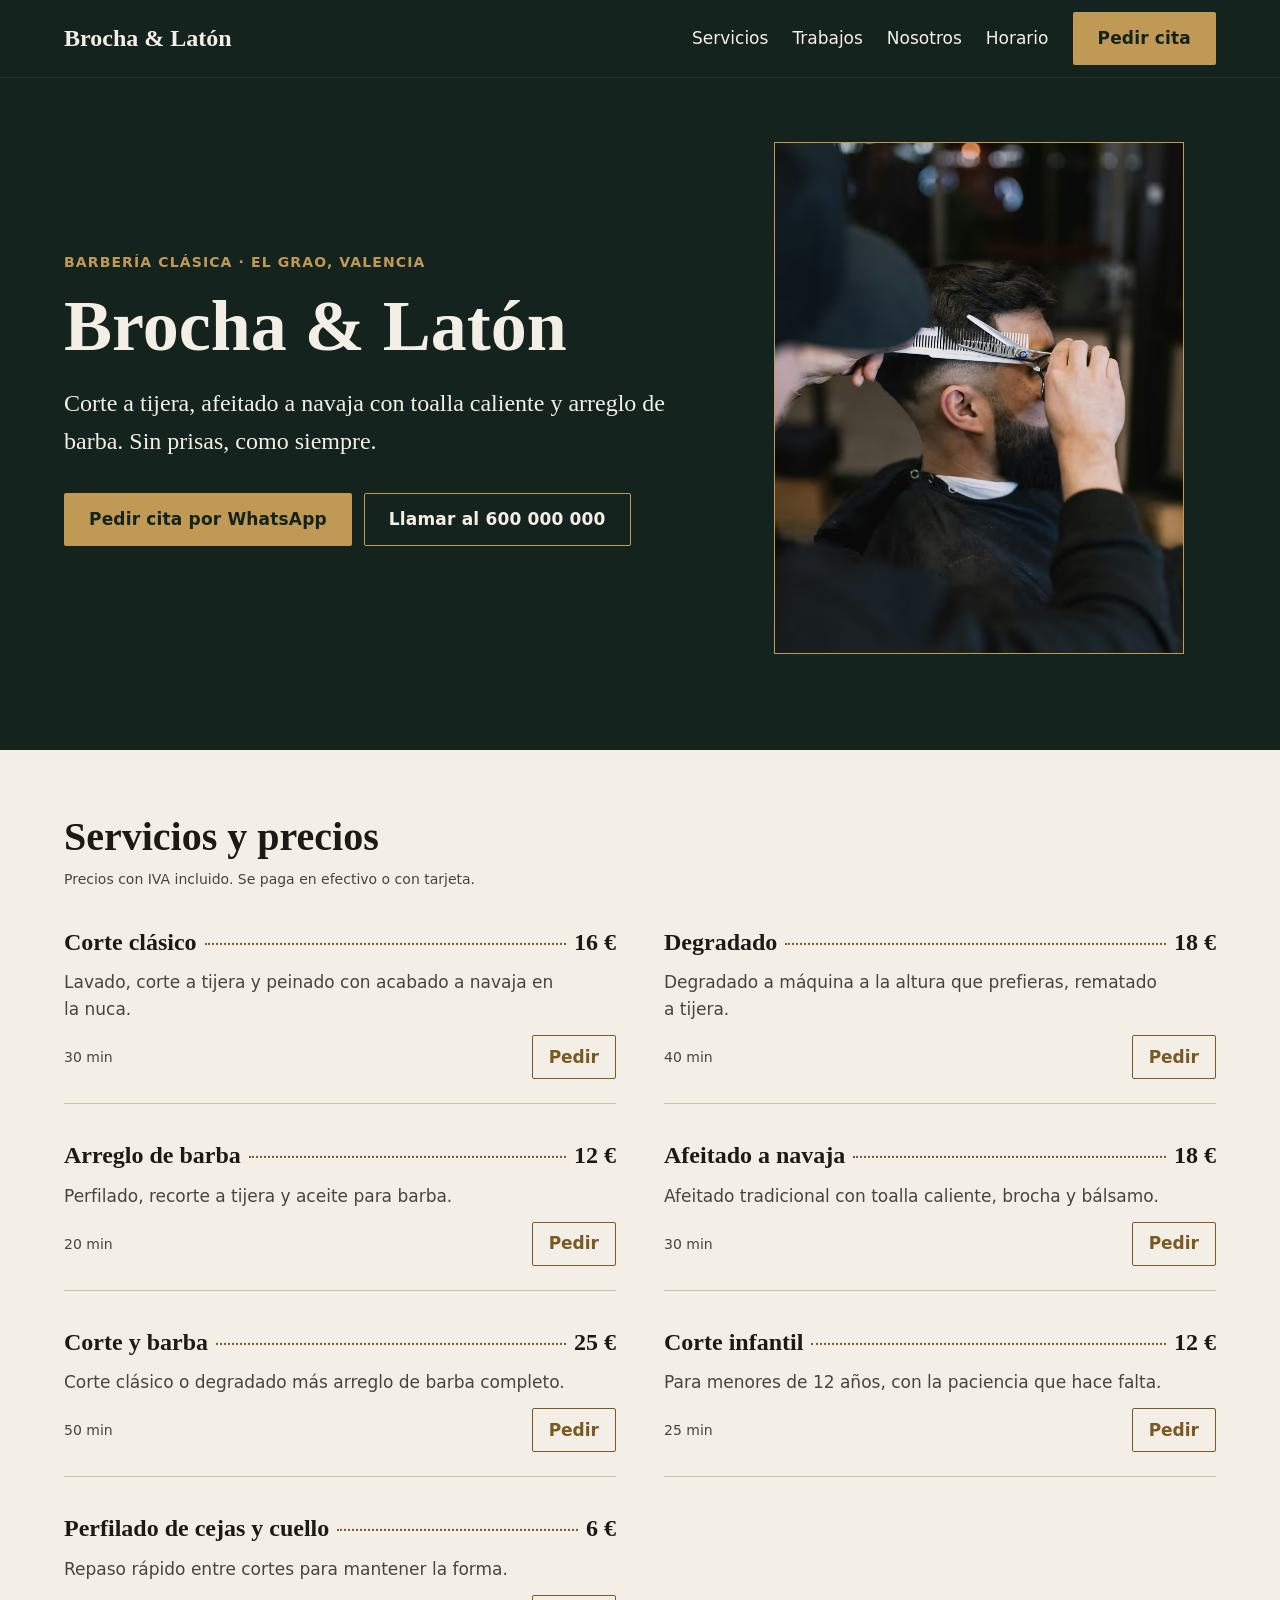
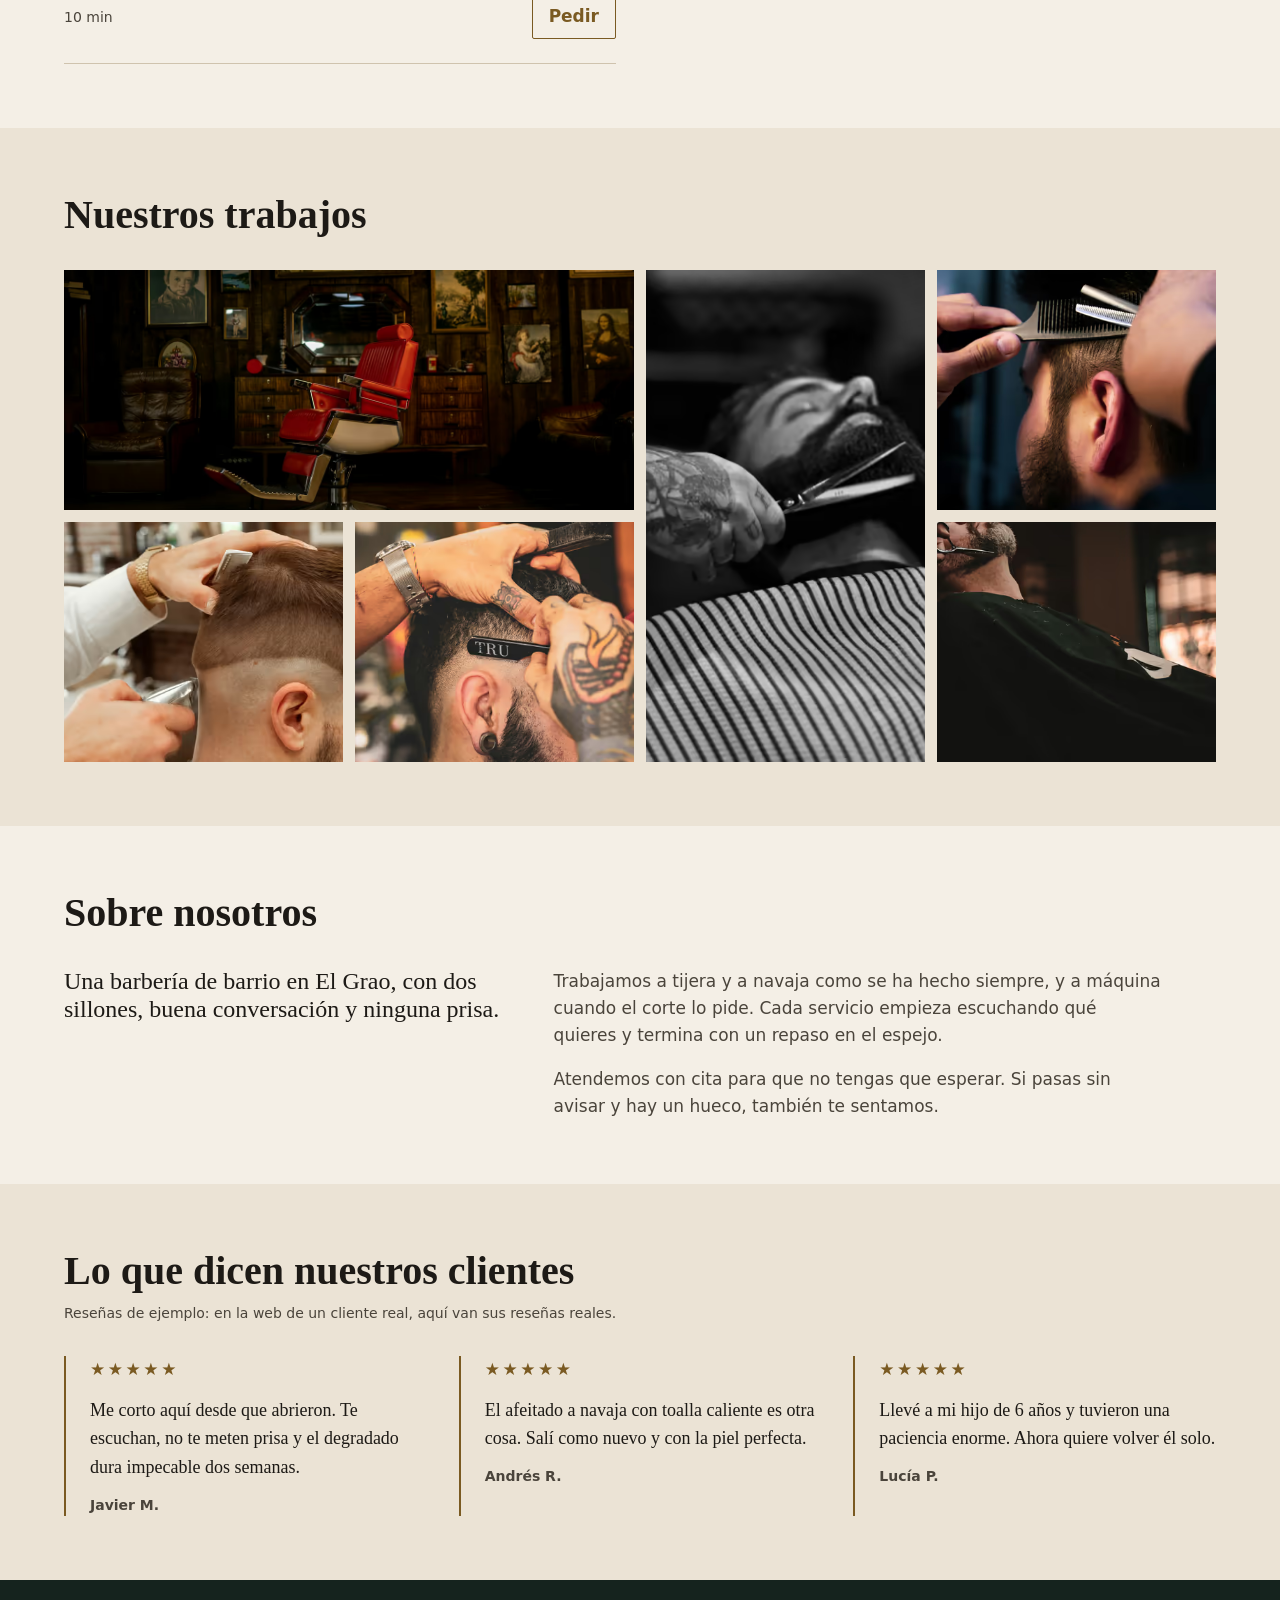
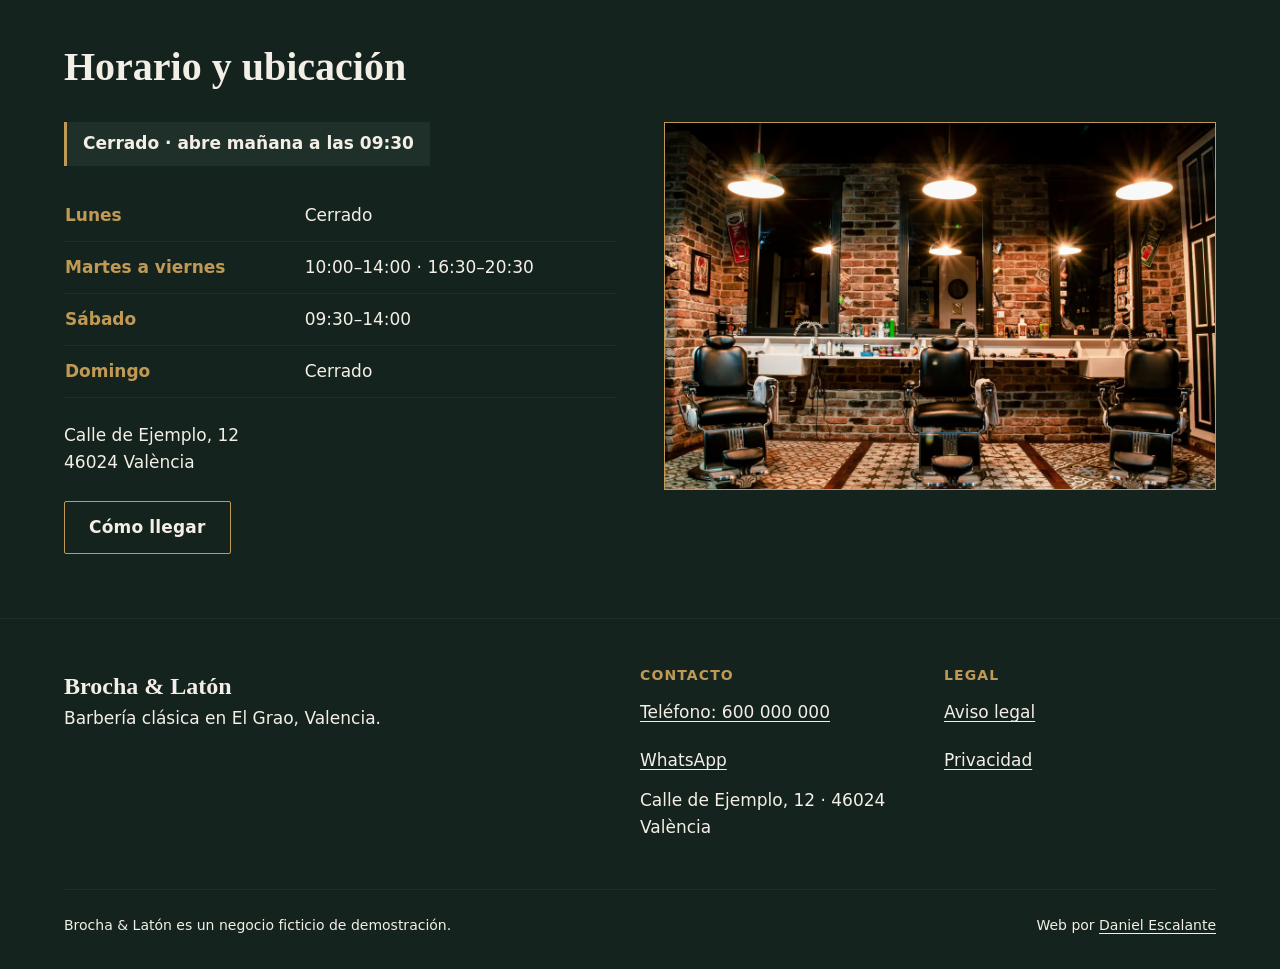
<file: index.html>
<!DOCTYPE html>
<html lang="es">
  <head>
    <meta charset="utf-8">
    <meta name="viewport" content="width=device-width, initial-scale=1">
    <title>Brocha &amp; Latón · Barbería clásica en Valencia</title>
    <meta name="description" content="Barbería clásica en El Grao, Valencia: corte a tijera, degradado, arreglo de barba y afeitado a navaja con toalla caliente. Pide cita por WhatsApp.">
    <meta name="theme-color" content="#15231e">
    <meta property="og:type" content="website">
    <meta property="og:locale" content="es_ES">
    <meta property="og:site_name" content="Brocha &amp; Latón">
    <meta property="og:title" content="Brocha &amp; Latón · Barbería clásica en Valencia">
    <meta property="og:description" content="Barbería clásica en El Grao, Valencia: corte a tijera, degradado, arreglo de barba y afeitado a navaja con toalla caliente. Pide cita por WhatsApp.">
    <!-- URL absolutas del sitio publicado. Para otro cliente, cambiar por su dominio. -->
    <link rel="canonical" href="https://daniel-escal.github.io/landing-negocio-local/">
    <meta property="og:url" content="https://daniel-escal.github.io/landing-negocio-local/">
    <meta property="og:image" content="https://daniel-escal.github.io/landing-negocio-local/assets/img/og.jpg">
    <meta property="og:image:width" content="1200">
    <meta property="og:image:height" content="630">
    <meta property="og:image:alt" content="Barbero recortando el pelo de un cliente con peine y tijera">
    <link rel="icon" href="assets/favicon.svg" type="image/svg+xml">
    <!-- Marca la página con "js" antes de pintar: el menú móvil nace plegado y no provoca saltos (CLS). -->
    <script>document.documentElement.classList.add("js");</script>
    <link rel="stylesheet" href="css/tokens.css">
    <link rel="stylesheet" href="css/base.css">
    <link rel="stylesheet" href="css/components.css">
    <script type="module" src="js/main.js"></script>
    <script type="application/ld+json">
      {
        "@context": "https://schema.org",
        "@type": "HairSalon",
        "name": "Brocha & Latón",
        "description": "Barbería clásica en El Grao, Valencia. Negocio ficticio de demostración.",
        "telephone": "+34600000000",
        "priceRange": "6–25 €",
        "currenciesAccepted": "EUR",
        "paymentAccepted": "Efectivo, tarjeta",
        "address": {
          "@type": "PostalAddress",
          "streetAddress": "Calle de Ejemplo, 12",
          "postalCode": "46024",
          "addressLocality": "València",
          "addressRegion": "Valencia",
          "addressCountry": "ES"
        },
        "openingHoursSpecification": [
          {
            "@type": "OpeningHoursSpecification",
            "dayOfWeek": [
              "Tuesday",
              "Wednesday",
              "Thursday",
              "Friday"
            ],
            "opens": "10:00",
            "closes": "14:00"
          },
          {
            "@type": "OpeningHoursSpecification",
            "dayOfWeek": [
              "Tuesday",
              "Wednesday",
              "Thursday",
              "Friday"
            ],
            "opens": "16:30",
            "closes": "20:30"
          },
          {
            "@type": "OpeningHoursSpecification",
            "dayOfWeek": [
              "Saturday"
            ],
            "opens": "09:30",
            "closes": "14:00"
          }
        ],
        "hasOfferCatalog": {
          "@type": "OfferCatalog",
          "name": "Servicios",
          "itemListElement": [
            {
              "@type": "Offer",
              "price": "16",
              "priceCurrency": "EUR",
              "itemOffered": {
                "@type": "Service",
                "name": "Corte clásico"
              }
            },
            {
              "@type": "Offer",
              "price": "18",
              "priceCurrency": "EUR",
              "itemOffered": {
                "@type": "Service",
                "name": "Degradado"
              }
            },
            {
              "@type": "Offer",
              "price": "12",
              "priceCurrency": "EUR",
              "itemOffered": {
                "@type": "Service",
                "name": "Arreglo de barba"
              }
            },
            {
              "@type": "Offer",
              "price": "18",
              "priceCurrency": "EUR",
              "itemOffered": {
                "@type": "Service",
                "name": "Afeitado a navaja"
              }
            },
            {
              "@type": "Offer",
              "price": "25",
              "priceCurrency": "EUR",
              "itemOffered": {
                "@type": "Service",
                "name": "Corte y barba"
              }
            },
            {
              "@type": "Offer",
              "price": "12",
              "priceCurrency": "EUR",
              "itemOffered": {
                "@type": "Service",
                "name": "Corte infantil"
              }
            },
            {
              "@type": "Offer",
              "price": "6",
              "priceCurrency": "EUR",
              "itemOffered": {
                "@type": "Service",
                "name": "Perfilado de cejas y cuello"
              }
            }
          ]
        }
      }
    </script>
  </head>
  <body>
    <a class="saltar-contenido" href="#contenido">Saltar al contenido</a>

    <header class="cabecera seccion--oscura" data-cabecera>
      <div class="contenedor cabecera__barra">
        <a class="cabecera__marca" href="#inicio">Brocha &amp; Latón</a>
        <button class="cabecera__boton-menu" type="button" aria-expanded="false" aria-controls="menu-principal" data-boton-menu>Menú</button>
        <nav class="cabecera__nav" id="menu-principal" aria-label="Principal">
          <ul class="cabecera__lista">
            <li><a href="#servicios">Servicios</a></li>
            <li><a href="#galeria">Trabajos</a></li>
            <li><a href="#nosotros">Nosotros</a></li>
            <li><a href="#horario">Horario</a></li>
            <li><a class="boton boton--principal cabecera__cita" href="https://wa.me/34600000000?text=Hola%2C%20quiero%20pedir%20cita%20en%20Brocha%20%26%20Lat%C3%B3n.">Pedir cita</a></li>
          </ul>
        </nav>
      </div>
    </header>

    <main id="contenido">
      <section id="inicio" class="hero seccion--oscura" aria-labelledby="titulo-inicio">
        <div class="contenedor hero__rejilla">
          <div class="hero__texto">
            <p class="hero__antetitulo">Barbería clásica · El Grao, Valencia</p>
            <h1 id="titulo-inicio">Brocha &amp; Latón</h1>
            <p class="hero__lema">Corte a tijera, afeitado a navaja con toalla caliente y arreglo de barba. Sin prisas, como siempre.</p>
            <div class="hero__acciones">
              <a class="boton boton--principal" href="https://wa.me/34600000000?text=Hola%2C%20quiero%20pedir%20cita%20en%20Brocha%20%26%20Lat%C3%B3n.">Pedir cita por WhatsApp</a>
              <a class="boton boton--secundario" href="tel:+34600000000">Llamar&nbsp;al&nbsp;600&nbsp;000&nbsp;000</a>
            </div>
          </div>
          <picture class="hero__imagen">
            <source type="image/avif" srcset="assets/img/hero-480.avif 480w, assets/img/hero-800.avif 800w, assets/img/hero-1200.avif 1200w" sizes="(min-width: 48rem) 40vw, 100vw">
            <source type="image/webp" srcset="assets/img/hero-480.webp 480w, assets/img/hero-800.webp 800w, assets/img/hero-1200.webp 1200w" sizes="(min-width: 48rem) 40vw, 100vw">
            <img src="assets/img/hero-800.jpg" srcset="assets/img/hero-480.jpg 480w, assets/img/hero-800.jpg 800w, assets/img/hero-1200.jpg 1200w" sizes="(min-width: 48rem) 40vw, 100vw" width="800" height="1000" alt="Barbero recortando el pelo de un cliente con peine y tijera" fetchpriority="high" decoding="async">
          </picture>
        </div>
      </section>

      <section id="servicios" class="seccion" aria-labelledby="titulo-servicios">
        <div class="contenedor">
          <h2 id="titulo-servicios" class="seccion__titulo">Servicios y precios</h2>
          <p class="carta__nota">Precios con IVA incluido. Se paga en efectivo o con tarjeta.</p>
          <ul class="carta">
            <li class="carta__item">
              <div class="carta__linea">
                <h3 class="carta__nombre">Corte clásico</h3>
                <span class="carta__puntos" aria-hidden="true"></span>
                <data class="carta__precio" value="16">16&nbsp;€</data>
              </div>
              <p class="carta__descripcion">Lavado, corte a tijera y peinado con acabado a navaja en la nuca.</p>
              <div class="carta__pie">
                <span class="carta__duracion">30&nbsp;min</span>
                <a class="carta__pedir" href="https://wa.me/34600000000?text=Hola%2C%20quiero%20pedir%20cita%20en%20Brocha%20%26%20Lat%C3%B3n." data-servicio="Corte clásico">Pedir<span class="solo-lectores"> cita para Corte clásico</span></a>
              </div>
            </li>
            <li class="carta__item">
              <div class="carta__linea">
                <h3 class="carta__nombre">Degradado</h3>
                <span class="carta__puntos" aria-hidden="true"></span>
                <data class="carta__precio" value="18">18&nbsp;€</data>
              </div>
              <p class="carta__descripcion">Degradado a máquina a la altura que prefieras, rematado a tijera.</p>
              <div class="carta__pie">
                <span class="carta__duracion">40&nbsp;min</span>
                <a class="carta__pedir" href="https://wa.me/34600000000?text=Hola%2C%20quiero%20pedir%20cita%20en%20Brocha%20%26%20Lat%C3%B3n." data-servicio="Degradado">Pedir<span class="solo-lectores"> cita para Degradado</span></a>
              </div>
            </li>
            <li class="carta__item">
              <div class="carta__linea">
                <h3 class="carta__nombre">Arreglo de barba</h3>
                <span class="carta__puntos" aria-hidden="true"></span>
                <data class="carta__precio" value="12">12&nbsp;€</data>
              </div>
              <p class="carta__descripcion">Perfilado, recorte a tijera y aceite para barba.</p>
              <div class="carta__pie">
                <span class="carta__duracion">20&nbsp;min</span>
                <a class="carta__pedir" href="https://wa.me/34600000000?text=Hola%2C%20quiero%20pedir%20cita%20en%20Brocha%20%26%20Lat%C3%B3n." data-servicio="Arreglo de barba">Pedir<span class="solo-lectores"> cita para Arreglo de barba</span></a>
              </div>
            </li>
            <li class="carta__item">
              <div class="carta__linea">
                <h3 class="carta__nombre">Afeitado a navaja</h3>
                <span class="carta__puntos" aria-hidden="true"></span>
                <data class="carta__precio" value="18">18&nbsp;€</data>
              </div>
              <p class="carta__descripcion">Afeitado tradicional con toalla caliente, brocha y bálsamo.</p>
              <div class="carta__pie">
                <span class="carta__duracion">30&nbsp;min</span>
                <a class="carta__pedir" href="https://wa.me/34600000000?text=Hola%2C%20quiero%20pedir%20cita%20en%20Brocha%20%26%20Lat%C3%B3n." data-servicio="Afeitado a navaja">Pedir<span class="solo-lectores"> cita para Afeitado a navaja</span></a>
              </div>
            </li>
            <li class="carta__item">
              <div class="carta__linea">
                <h3 class="carta__nombre">Corte y barba</h3>
                <span class="carta__puntos" aria-hidden="true"></span>
                <data class="carta__precio" value="25">25&nbsp;€</data>
              </div>
              <p class="carta__descripcion">Corte clásico o degradado más arreglo de barba completo.</p>
              <div class="carta__pie">
                <span class="carta__duracion">50&nbsp;min</span>
                <a class="carta__pedir" href="https://wa.me/34600000000?text=Hola%2C%20quiero%20pedir%20cita%20en%20Brocha%20%26%20Lat%C3%B3n." data-servicio="Corte y barba">Pedir<span class="solo-lectores"> cita para Corte y barba</span></a>
              </div>
            </li>
            <li class="carta__item">
              <div class="carta__linea">
                <h3 class="carta__nombre">Corte infantil</h3>
                <span class="carta__puntos" aria-hidden="true"></span>
                <data class="carta__precio" value="12">12&nbsp;€</data>
              </div>
              <p class="carta__descripcion">Para menores de 12 años, con la paciencia que hace falta.</p>
              <div class="carta__pie">
                <span class="carta__duracion">25&nbsp;min</span>
                <a class="carta__pedir" href="https://wa.me/34600000000?text=Hola%2C%20quiero%20pedir%20cita%20en%20Brocha%20%26%20Lat%C3%B3n." data-servicio="Corte infantil">Pedir<span class="solo-lectores"> cita para Corte infantil</span></a>
              </div>
            </li>
            <li class="carta__item">
              <div class="carta__linea">
                <h3 class="carta__nombre">Perfilado de cejas y cuello</h3>
                <span class="carta__puntos" aria-hidden="true"></span>
                <data class="carta__precio" value="6">6&nbsp;€</data>
              </div>
              <p class="carta__descripcion">Repaso rápido entre cortes para mantener la forma.</p>
              <div class="carta__pie">
                <span class="carta__duracion">10&nbsp;min</span>
                <a class="carta__pedir" href="https://wa.me/34600000000?text=Hola%2C%20quiero%20pedir%20cita%20en%20Brocha%20%26%20Lat%C3%B3n." data-servicio="Perfilado de cejas y cuello">Pedir<span class="solo-lectores"> cita para Perfilado de cejas y cuello</span></a>
              </div>
            </li>
          </ul>
        </div>
      </section>

      <section id="galeria" class="seccion seccion--alterna" aria-labelledby="titulo-galeria">
        <div class="contenedor">
          <h2 id="titulo-galeria" class="seccion__titulo">Nuestros trabajos</h2>
          <ul class="galeria">
              <li class="galeria__item galeria__item--ancha">
                <picture>
                  <source type="image/avif" srcset="assets/img/galeria-sillon-600.avif 600w, assets/img/galeria-sillon-1200.avif 1200w" sizes="(min-width: 48rem) 50vw, 100vw">
                  <source type="image/webp" srcset="assets/img/galeria-sillon-600.webp 600w, assets/img/galeria-sillon-1200.webp 1200w" sizes="(min-width: 48rem) 50vw, 100vw">
                  <img src="assets/img/galeria-sillon-600.jpg" srcset="assets/img/galeria-sillon-600.jpg 600w, assets/img/galeria-sillon-1200.jpg 1200w" sizes="(min-width: 48rem) 50vw, 100vw" width="600" height="400" alt="Sillón de barbero clásico tapizado en rojo, con espejos y cuadros antiguos al fondo" loading="lazy" decoding="async">
                </picture>
              </li>
              <li class="galeria__item galeria__item--alta">
                <picture>
                  <source type="image/avif" srcset="assets/img/galeria-barba-400.avif 400w, assets/img/galeria-barba-800.avif 800w" sizes="(min-width: 48rem) 25vw, 50vw">
                  <source type="image/webp" srcset="assets/img/galeria-barba-400.webp 400w, assets/img/galeria-barba-800.webp 800w" sizes="(min-width: 48rem) 25vw, 50vw">
                  <img src="assets/img/galeria-barba-400.jpg" srcset="assets/img/galeria-barba-400.jpg 400w, assets/img/galeria-barba-800.jpg 800w" sizes="(min-width: 48rem) 25vw, 50vw" width="400" height="500" alt="Arreglo de barba con tijera, en blanco y negro" loading="lazy" decoding="async">
                </picture>
              </li>
              <li class="galeria__item ">
                <picture>
                  <source type="image/avif" srcset="assets/img/galeria-entresacar-400.avif 400w, assets/img/galeria-entresacar-800.avif 800w" sizes="(min-width: 48rem) 25vw, 50vw">
                  <source type="image/webp" srcset="assets/img/galeria-entresacar-400.webp 400w, assets/img/galeria-entresacar-800.webp 800w" sizes="(min-width: 48rem) 25vw, 50vw">
                  <img src="assets/img/galeria-entresacar-400.jpg" srcset="assets/img/galeria-entresacar-400.jpg 400w, assets/img/galeria-entresacar-800.jpg 800w" sizes="(min-width: 48rem) 25vw, 50vw" width="400" height="500" alt="Barbero entresacando el pelo con peine y tijera de entresacar" loading="lazy" decoding="async">
                </picture>
              </li>
              <li class="galeria__item ">
                <picture>
                  <source type="image/avif" srcset="assets/img/galeria-degradado-400.avif 400w, assets/img/galeria-degradado-800.avif 800w" sizes="(min-width: 48rem) 25vw, 50vw">
                  <source type="image/webp" srcset="assets/img/galeria-degradado-400.webp 400w, assets/img/galeria-degradado-800.webp 800w" sizes="(min-width: 48rem) 25vw, 50vw">
                  <img src="assets/img/galeria-degradado-400.jpg" srcset="assets/img/galeria-degradado-400.jpg 400w, assets/img/galeria-degradado-800.jpg 800w" sizes="(min-width: 48rem) 25vw, 50vw" width="400" height="500" alt="Degradado a máquina en la nuca de un cliente" loading="lazy" decoding="async">
                </picture>
              </li>
              <li class="galeria__item ">
                <picture>
                  <source type="image/avif" srcset="assets/img/galeria-navaja-400.avif 400w, assets/img/galeria-navaja-800.avif 800w" sizes="(min-width: 48rem) 25vw, 50vw">
                  <source type="image/webp" srcset="assets/img/galeria-navaja-400.webp 400w, assets/img/galeria-navaja-800.webp 800w" sizes="(min-width: 48rem) 25vw, 50vw">
                  <img src="assets/img/galeria-navaja-400.jpg" srcset="assets/img/galeria-navaja-400.jpg 400w, assets/img/galeria-navaja-800.jpg 800w" sizes="(min-width: 48rem) 25vw, 50vw" width="400" height="500" alt="Perfilado de la línea del pelo con navaja" loading="lazy" decoding="async">
                </picture>
              </li>
              <li class="galeria__item ">
                <picture>
                  <source type="image/avif" srcset="assets/img/galeria-afeitado-400.avif 400w, assets/img/galeria-afeitado-800.avif 800w" sizes="(min-width: 48rem) 25vw, 50vw">
                  <source type="image/webp" srcset="assets/img/galeria-afeitado-400.webp 400w, assets/img/galeria-afeitado-800.webp 800w" sizes="(min-width: 48rem) 25vw, 50vw">
                  <img src="assets/img/galeria-afeitado-400.jpg" srcset="assets/img/galeria-afeitado-400.jpg 400w, assets/img/galeria-afeitado-800.jpg 800w" sizes="(min-width: 48rem) 25vw, 50vw" width="400" height="500" alt="Cliente recostado en el sillón durante un arreglo de barba" loading="lazy" decoding="async">
                </picture>
              </li>
          </ul>
        </div>
      </section>

      <section id="nosotros" class="seccion" aria-labelledby="titulo-nosotros">
        <div class="contenedor">
          <h2 id="titulo-nosotros" class="seccion__titulo">Sobre nosotros</h2>
          <div class="nosotros">
            <p class="nosotros__entrada">Una barbería de barrio en El Grao, con dos sillones, buena conversación y ninguna prisa.</p>
            <div class="nosotros__texto">
              <p>Trabajamos a tijera y a navaja como se ha hecho siempre, y a máquina cuando el corte lo pide. Cada servicio empieza escuchando qué quieres y termina con un repaso en el espejo.</p>
              <p>Atendemos con cita para que no tengas que esperar. Si pasas sin avisar y hay un hueco, también te sentamos.</p>
            </div>
          </div>
        </div>
      </section>

      <section id="resenas" class="seccion seccion--alterna" aria-labelledby="titulo-resenas">
        <div class="contenedor">
          <h2 id="titulo-resenas" class="seccion__titulo">Lo que dicen nuestros clientes</h2>
          <p class="resenas__aviso">Reseñas de ejemplo: en la web de un cliente real, aquí van sus reseñas reales.</p>
          <ul class="resenas">
            <li class="resena">
              <p class="resena__nota"><span aria-hidden="true">★★★★★</span><span class="solo-lectores">5 de 5 estrellas</span></p>
              <blockquote class="resena__texto"><p>Me corto aquí desde que abrieron. Te escuchan, no te meten prisa y el degradado dura impecable dos semanas.</p></blockquote>
              <p class="resena__autor">Javier M.</p>
            </li>
            <li class="resena">
              <p class="resena__nota"><span aria-hidden="true">★★★★★</span><span class="solo-lectores">5 de 5 estrellas</span></p>
              <blockquote class="resena__texto"><p>El afeitado a navaja con toalla caliente es otra cosa. Salí como nuevo y con la piel perfecta.</p></blockquote>
              <p class="resena__autor">Andrés R.</p>
            </li>
            <li class="resena">
              <p class="resena__nota"><span aria-hidden="true">★★★★★</span><span class="solo-lectores">5 de 5 estrellas</span></p>
              <blockquote class="resena__texto"><p>Llevé a mi hijo de 6 años y tuvieron una paciencia enorme. Ahora quiere volver él solo.</p></blockquote>
              <p class="resena__autor">Lucía P.</p>
            </li>
          </ul>
        </div>
      </section>

      <section id="horario" class="seccion seccion--oscura" aria-labelledby="titulo-horario">
        <div class="contenedor">
          <h2 id="titulo-horario" class="seccion__titulo">Horario y ubicación</h2>
          <div class="ubicacion">
            <div class="ubicacion__datos">
              <p class="ubicacion__estado" data-estado-horario role="status" hidden></p>
              <table class="horario">
                <caption class="solo-lectores">Horario de apertura</caption>
                <tbody>
                  <tr><th scope="row">Lunes</th><td>Cerrado</td></tr>
                  <tr><th scope="row">Martes a viernes</th><td>10:00–14:00 · 16:30–20:30</td></tr>
                  <tr><th scope="row">Sábado</th><td>09:30–14:00</td></tr>
                  <tr><th scope="row">Domingo</th><td>Cerrado</td></tr>
                </tbody>
              </table>
              <address class="ubicacion__direccion">
                Calle de Ejemplo, 12<br>
                46024 València
              </address>
              <a class="boton boton--secundario" href="https://www.google.com/maps/search/?api=1&amp;query=Calle%20de%20Ejemplo%2012%2C%2046024%20Val%C3%A8ncia">Cómo llegar</a>
            </div>
            <picture class="ubicacion__imagen">
              <source type="image/avif" srcset="assets/img/local-600.avif 600w, assets/img/local-1200.avif 1200w" sizes="(min-width: 48rem) 50vw, 100vw">
              <source type="image/webp" srcset="assets/img/local-600.webp 600w, assets/img/local-1200.webp 1200w" sizes="(min-width: 48rem) 50vw, 100vw">
              <img src="assets/img/local-600.jpg" srcset="assets/img/local-600.jpg 600w, assets/img/local-1200.jpg 1200w" sizes="(min-width: 48rem) 50vw, 100vw" width="600" height="400" alt="Interior de la barbería: sillón de barbero clásico frente a una pared de ladrillo visto" loading="lazy" decoding="async">
            </picture>
          </div>
        </div>
      </section>
    </main>

    <footer class="pie seccion--oscura">
      <div class="contenedor pie__rejilla">
        <div>
          <p class="pie__marca">Brocha &amp; Latón</p>
          <p>Barbería clásica en El Grao, Valencia.</p>
        </div>
        <div>
          <h2 class="pie__titulo">Contacto</h2>
          <ul class="pie__lista">
          <li><a href="tel:+34600000000">Teléfono:&nbsp;600&nbsp;000&nbsp;000</a></li>
          <li><a href="https://wa.me/34600000000?text=Hola%2C%20quiero%20pedir%20cita%20en%20Brocha%20%26%20Lat%C3%B3n.">WhatsApp</a></li>
          <!-- Personalizar: <li><a href="https://www.instagram.com/USUARIO/">Instagram</a></li> -->
          <li>Calle de Ejemplo, 12 · 46024 València</li>
          </ul>
        </div>
        <div>
          <h2 class="pie__titulo">Legal</h2>
          <ul class="pie__lista">
          <li><a href="legal/aviso-legal.html">Aviso legal</a></li>
          <li><a href="legal/privacidad.html">Privacidad</a></li>
          </ul>
        </div>
      </div>
      <div class="contenedor pie__final">
        <p>Brocha &amp; Latón es un negocio ficticio de demostración.</p>
        <p>Web por <a href="https://daniel-escal.es">Daniel Escalante</a></p>
      </div>
    </footer>
  </body>
</html>
</file>
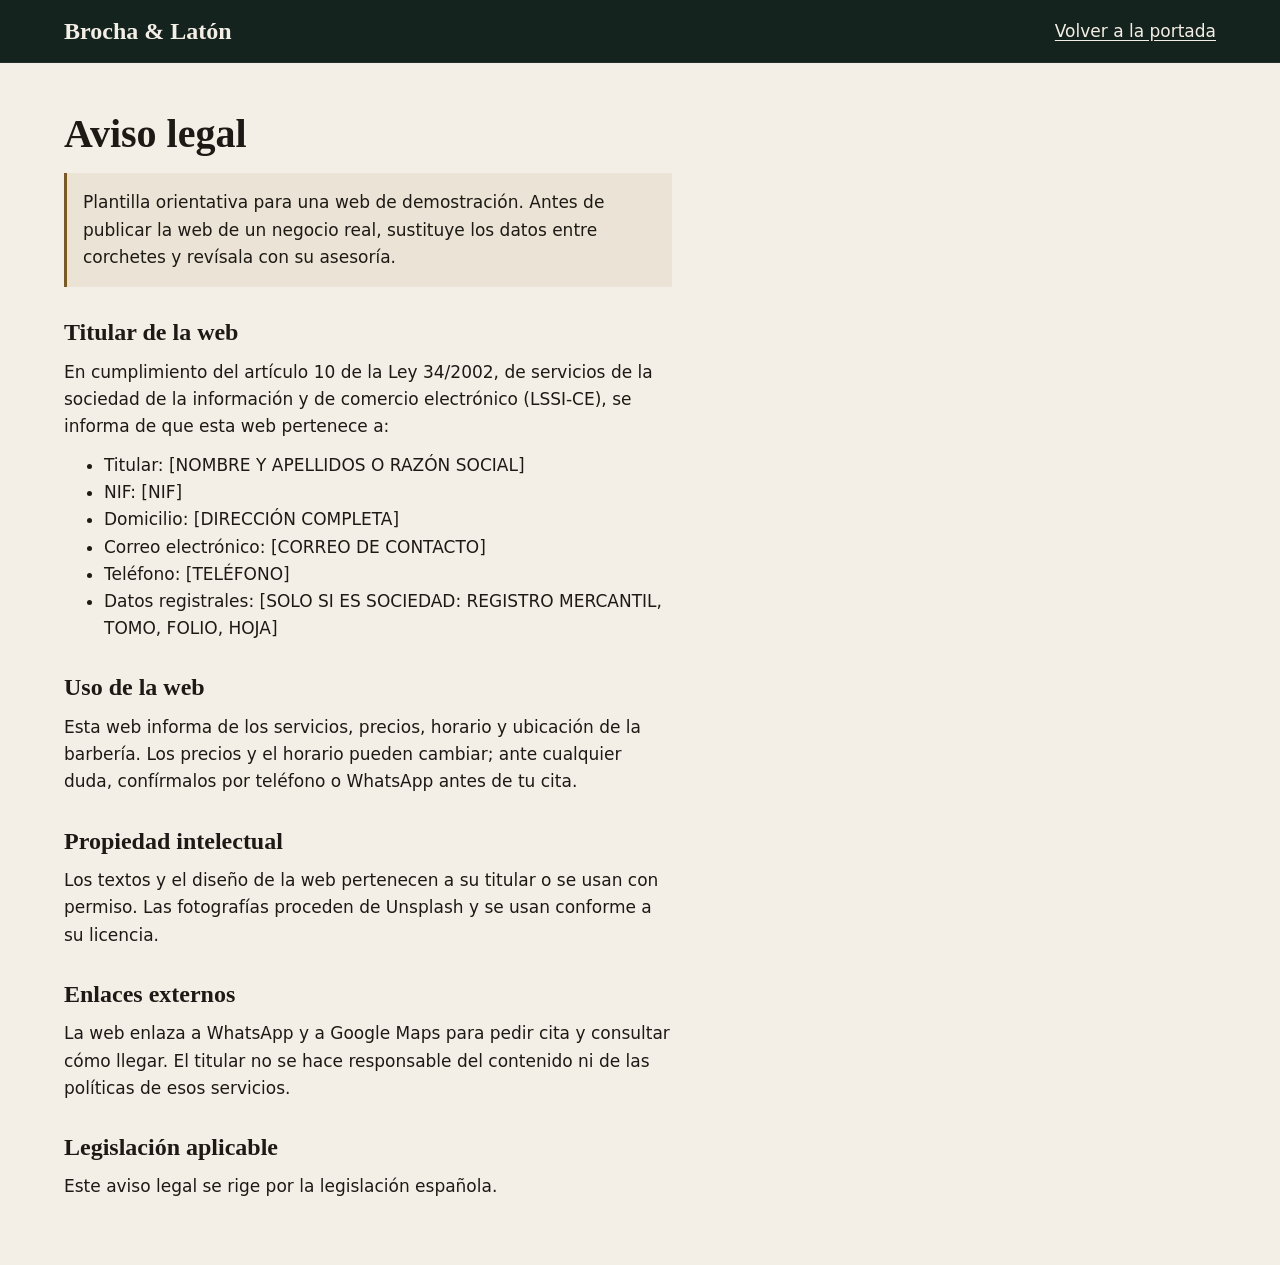
<file: legal/aviso-legal.html>
<!DOCTYPE html>
<html lang="es">
  <head>
    <meta charset="utf-8">
    <meta name="viewport" content="width=device-width, initial-scale=1">
    <title>Aviso legal · Brocha &amp; Latón</title>
    <meta name="robots" content="noindex">
    <link rel="icon" href="data:,">
    <link rel="stylesheet" href="../css/tokens.css">
    <link rel="stylesheet" href="../css/base.css">
    <link rel="stylesheet" href="../css/components.css">
  </head>
  <body>
    <header class="cabecera seccion--oscura">
      <div class="contenedor cabecera__barra">
        <a class="cabecera__marca" href="../index.html">Brocha &amp; Latón</a>
        <a href="../index.html">Volver a la portada</a>
      </div>
    </header>

    <main class="legal">
      <div class="contenedor">
        <h1>Aviso legal</h1>
        <p class="legal__aviso">Plantilla orientativa para una web de demostración. Antes de publicar la web de un negocio real, sustituye los datos entre corchetes y revísala con su asesoría.</p>

        <h2>Titular de la web</h2>
        <p>En cumplimiento del artículo 10 de la Ley 34/2002, de servicios de la sociedad de la información y de comercio electrónico (LSSI-CE), se informa de que esta web pertenece a:</p>
        <ul>
          <li>Titular: [NOMBRE Y APELLIDOS O RAZÓN SOCIAL]</li>
          <li>NIF: [NIF]</li>
          <li>Domicilio: [DIRECCIÓN COMPLETA]</li>
          <li>Correo electrónico: [CORREO DE CONTACTO]</li>
          <li>Teléfono: [TELÉFONO]</li>
          <li>Datos registrales: [SOLO SI ES SOCIEDAD: REGISTRO MERCANTIL, TOMO, FOLIO, HOJA]</li>
        </ul>

        <h2>Uso de la web</h2>
        <p>Esta web informa de los servicios, precios, horario y ubicación de la barbería. Los precios y el horario pueden cambiar; ante cualquier duda, confírmalos por teléfono o WhatsApp antes de tu cita.</p>

        <h2>Propiedad intelectual</h2>
        <p>Los textos y el diseño de la web pertenecen a su titular o se usan con permiso. Las fotografías proceden de Unsplash y se usan conforme a su licencia.</p>

        <h2>Enlaces externos</h2>
        <p>La web enlaza a WhatsApp y a Google Maps para pedir cita y consultar cómo llegar. El titular no se hace responsable del contenido ni de las políticas de esos servicios.</p>

        <h2>Legislación aplicable</h2>
        <p>Este aviso legal se rige por la legislación española.</p>
      </div>
    </main>
  </body>
</html>
</file>
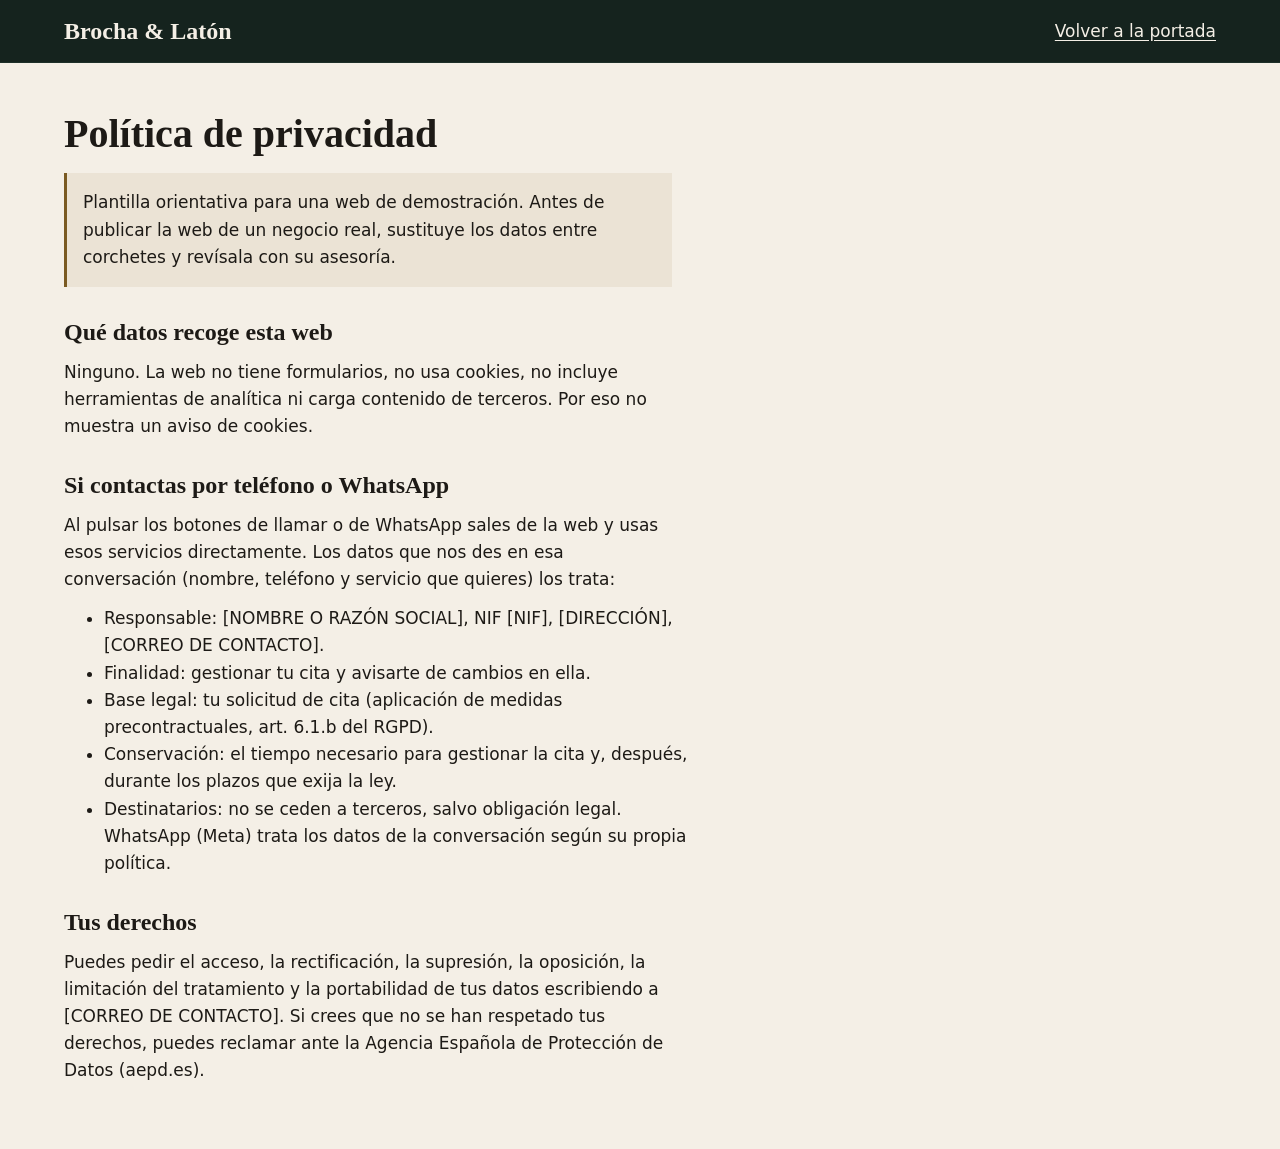
<file: legal/privacidad.html>
<!DOCTYPE html>
<html lang="es">
  <head>
    <meta charset="utf-8">
    <meta name="viewport" content="width=device-width, initial-scale=1">
    <title>Política de privacidad · Brocha &amp; Latón</title>
    <meta name="robots" content="noindex">
    <link rel="icon" href="data:,">
    <link rel="stylesheet" href="../css/tokens.css">
    <link rel="stylesheet" href="../css/base.css">
    <link rel="stylesheet" href="../css/components.css">
  </head>
  <body>
    <header class="cabecera seccion--oscura">
      <div class="contenedor cabecera__barra">
        <a class="cabecera__marca" href="../index.html">Brocha &amp; Latón</a>
        <a href="../index.html">Volver a la portada</a>
      </div>
    </header>

    <main class="legal">
      <div class="contenedor">
        <h1>Política de privacidad</h1>
        <p class="legal__aviso">Plantilla orientativa para una web de demostración. Antes de publicar la web de un negocio real, sustituye los datos entre corchetes y revísala con su asesoría.</p>

        <h2>Qué datos recoge esta web</h2>
        <p>Ninguno. La web no tiene formularios, no usa cookies, no incluye herramientas de analítica ni carga contenido de terceros. Por eso no muestra un aviso de cookies.</p>

        <h2>Si contactas por teléfono o WhatsApp</h2>
        <p>Al pulsar los botones de llamar o de WhatsApp sales de la web y usas esos servicios directamente. Los datos que nos des en esa conversación (nombre, teléfono y servicio que quieres) los trata:</p>
        <ul>
          <li>Responsable: [NOMBRE O RAZÓN SOCIAL], NIF [NIF], [DIRECCIÓN], [CORREO DE CONTACTO].</li>
          <li>Finalidad: gestionar tu cita y avisarte de cambios en ella.</li>
          <li>Base legal: tu solicitud de cita (aplicación de medidas precontractuales, art. 6.1.b del RGPD).</li>
          <li>Conservación: el tiempo necesario para gestionar la cita y, después, durante los plazos que exija la ley.</li>
          <li>Destinatarios: no se ceden a terceros, salvo obligación legal. WhatsApp (Meta) trata los datos de la conversación según su propia política.</li>
        </ul>

        <h2>Tus derechos</h2>
        <p>Puedes pedir el acceso, la rectificación, la supresión, la oposición, la limitación del tratamiento y la portabilidad de tus datos escribiendo a [CORREO DE CONTACTO]. Si crees que no se han respetado tus derechos, puedes reclamar ante la Agencia Española de Protección de Datos (aepd.es).</p>
      </div>
    </main>
  </body>
</html>
</file>
<file: css/tokens.css>
/*
 * Marca del cliente. Para adaptar la plantilla a otro negocio,
 * se cambia este archivo y nada más en los estilos.
 * Contrastes comprobados (WCAG AA) en los comentarios de cada par.
 */
:root {
  /* Color: superficies */
  --color-fondo: #f4efe6;          /* papel crema */
  --color-fondo-alterno: #ebe3d5;  /* crema más oscuro para alternar secciones */
  --color-oscuro: #15231e;         /* verde botella */
  --color-oscuro-alto: #1e3029;    /* verde botella elevado */

  /* Color: texto */
  --color-texto: #1d1a16;          /* sobre --color-fondo: 15,1:1 */
  --color-texto-suave: #4a443b;    /* sobre --color-fondo: 8,4:1 · sobre --color-fondo-alterno: 7,6:1 */
  --color-texto-claro: #f4efe6;    /* sobre --color-oscuro: 14,2:1 */

  /* Color: acento latón */
  --color-acento: #c09a55;         /* sobre --color-oscuro: 6,2:1 (texto, bordes y foco en zonas oscuras) */
  --color-acento-oscuro: #7a5a22;  /* sobre --color-fondo: 5,5:1 · sobre --color-fondo-alterno: 5,0:1 */
  --color-borde: #cfc3ae;

  /* Foco: ≥ 3:1 sobre su fondo (WCAG 1.4.11). En zonas oscuras se cambia a --color-acento */
  --color-foco: var(--color-acento-oscuro);

  /* Tipografía (fuentes del sistema: 0 descargas) */
  --fuente-titulos: "Iowan Old Style", "Palatino Linotype", Palatino, "Book Antiqua", Georgia, serif;
  --fuente-texto: system-ui, -apple-system, "Segoe UI", Roboto, "Helvetica Neue", Arial, sans-serif;
  --texto-base: 1.0625rem;
  --texto-pequeno: 0.875rem;
  --texto-destacado: 1.125rem;
  --texto-h3: clamp(1.25rem, 1.1rem + 0.6vw, 1.5rem);
  --texto-h2: clamp(1.75rem, 1.4rem + 1.6vw, 2.5rem);
  --texto-h1: clamp(2.5rem, 1.8rem + 3.5vw, 4.5rem);
  --interlineado: 1.6;
  --interlineado-titulos: 1.15;

  /* Espaciado (escala de 0,25 rem) */
  --espacio-1: 0.25rem;
  --espacio-2: 0.5rem;
  --espacio-3: 0.75rem;
  --espacio-4: 1rem;
  --espacio-6: 1.5rem;
  --espacio-8: 2rem;
  --espacio-12: 3rem;
  --espacio-16: 4rem;
  --espacio-24: 6rem;

  /* Forma */
  --radio: 2px;
  --area-tactil: 2.75rem; /* 44 px, mínimo táctil recomendado */
  --borde-fino: 1px;
  --ancho-max: 72rem;
  --ancho-texto: 38rem;
}
</file>
<file: css/base.css>
/* Reset mínimo */
*,
*::before,
*::after {
  box-sizing: border-box;
}

* {
  margin: 0;
}

html {
  scroll-behavior: smooth;
  -webkit-text-size-adjust: 100%;
}

@media (prefers-reduced-motion: reduce) {
  html {
    scroll-behavior: auto;
  }
}

body {
  min-height: 100vh;
  background: var(--color-fondo);
  color: var(--color-texto);
  font-family: var(--fuente-texto);
  font-size: var(--texto-base);
  line-height: var(--interlineado);
}

img,
picture,
svg {
  display: block;
  max-width: 100%;
  height: auto;
}

/* Tipografía */
h1,
h2,
h3 {
  font-family: var(--fuente-titulos);
  font-weight: 600;
  line-height: var(--interlineado-titulos);
  text-wrap: balance;
}

h1 {
  font-size: var(--texto-h1);
}

h2 {
  font-size: var(--texto-h2);
}

h3 {
  font-size: var(--texto-h3);
}

p {
  max-width: var(--ancho-texto);
  text-wrap: pretty;
}

a {
  color: inherit;
  text-underline-offset: 0.2em;
}

/* Foco visible y consistente */
:focus-visible {
  outline: 3px solid var(--color-foco);
  outline-offset: 3px;
}

/* Utilidades */
.contenedor {
  width: min(100% - 2 * var(--espacio-4), var(--ancho-max));
  margin-inline: auto;
}

.seccion {
  padding-block: var(--espacio-16);
}

.seccion--alterna {
  background: var(--color-fondo-alterno);
}

.seccion--oscura {
  --color-foco: var(--color-acento);
  background: var(--color-oscuro);
  color: var(--color-texto-claro);
}

.seccion__titulo {
  margin-bottom: var(--espacio-8);
}

.saltar-contenido {
  position: absolute;
  top: var(--espacio-2);
  left: var(--espacio-2);
  z-index: 10;
  padding: var(--espacio-2) var(--espacio-4);
  background: var(--color-oscuro);
  color: var(--color-texto-claro);
  transform: translateY(-200%);
}

.saltar-contenido:focus {
  transform: none;
}

.solo-lectores {
  position: absolute;
  width: 1px;
  height: 1px;
  overflow: hidden;
  clip-path: inset(50%);
  white-space: nowrap;
}
</file>
<file: css/components.css>
/* Botones */
.boton {
  display: inline-flex;
  align-items: center;
  justify-content: center;
  min-height: var(--area-tactil);
  padding: var(--espacio-3) var(--espacio-6);
  border: var(--borde-fino) solid transparent;
  border-radius: var(--radio);
  font-weight: 600;
  text-decoration: none;
  letter-spacing: 0.01em;
}

.boton--principal {
  background: var(--color-acento);
  color: var(--color-oscuro);
}

.boton--principal:hover {
  background: var(--color-texto-claro);
}

.boton--secundario {
  border-color: var(--color-acento);
  color: var(--color-texto-claro);
}

.boton--secundario:hover {
  background: var(--color-oscuro-alto);
}

/* Hero */
.hero {
  padding-block: var(--espacio-12) var(--espacio-16);
}

.hero__rejilla {
  display: grid;
  gap: var(--espacio-8);
  align-items: center;
}

.hero__antetitulo {
  margin-bottom: var(--espacio-3);
  color: var(--color-acento);
  font-size: var(--texto-pequeno);
  font-weight: 600;
  letter-spacing: 0.08em;
  text-transform: uppercase;
}

.hero__lema {
  margin-top: var(--espacio-4);
  font-size: var(--texto-h3);
  font-family: var(--fuente-titulos);
}

.hero__acciones {
  display: flex;
  flex-wrap: wrap;
  gap: var(--espacio-3);
  margin-top: var(--espacio-8);
}

.hero__imagen {
  aspect-ratio: 4 / 5;
  max-height: 32rem;
  overflow: hidden;
  background: var(--color-oscuro-alto); /* se ve mientras carga la imagen */
  border: var(--borde-fino) solid var(--color-acento);
}

.hero__imagen img {
  width: 100%;
  height: 100%;
  object-fit: cover;
}

@media (min-width: 48rem) {
  .hero {
    padding-block: var(--espacio-16) var(--espacio-24);
  }

  .hero__rejilla {
    grid-template-columns: 3fr 2fr;
    gap: var(--espacio-12);
  }
}

@media (max-width: 47.99rem) {
  /* En móvil, los botones primero: la imagen va debajo y más baja */
  .hero__imagen {
    aspect-ratio: 16 / 9;
  }
}

/* Carta de servicios: lista con puntos guía hasta el precio, como una carta de barbería */
.carta__nota {
  margin-top: calc(-1 * var(--espacio-6));
  margin-bottom: var(--espacio-8);
  color: var(--color-texto-suave);
  font-size: var(--texto-pequeno);
}

.carta {
  display: grid;
  gap: var(--espacio-8) var(--espacio-12);
  padding: 0;
  list-style: none;
}

.carta__item {
  padding-bottom: var(--espacio-6);
  border-bottom: var(--borde-fino) solid var(--color-borde);
}

.carta__linea {
  display: flex;
  align-items: baseline; /* respaldo para navegadores sin "last baseline" */
  align-items: last baseline; /* nombres en 2 líneas: puntos y precio en la última */
  gap: var(--espacio-2);
}

.carta__nombre {
  font-size: var(--texto-h3);
  text-wrap: pretty; /* "balance" deja huecos que cortan los puntos guía */
}

.carta__puntos {
  flex: 1;
  min-width: var(--espacio-4);
  border-bottom: 2px dotted var(--color-acento-oscuro);
  transform: translateY(-0.3em);
}

.carta__precio {
  font-family: var(--fuente-titulos);
  font-size: var(--texto-h3);
  font-weight: 600;
  white-space: nowrap;
}

.carta__descripcion {
  margin-top: var(--espacio-2);
  color: var(--color-texto-suave);
}

.carta__pie {
  display: flex;
  align-items: center;
  justify-content: space-between;
  gap: var(--espacio-4);
  margin-top: var(--espacio-3);
}

.carta__duracion {
  color: var(--color-texto-suave);
  font-size: var(--texto-pequeno);
}

.carta__pedir {
  display: inline-flex;
  align-items: center;
  min-height: var(--area-tactil);
  padding-inline: var(--espacio-4);
  border: var(--borde-fino) solid var(--color-acento-oscuro);
  border-radius: var(--radio);
  color: var(--color-acento-oscuro);
  font-weight: 600;
  text-decoration: none;
}

.carta__pedir:hover {
  background: var(--color-acento-oscuro);
  color: var(--color-fondo);
}

@media (min-width: 48rem) {
  .carta {
    grid-template-columns: repeat(2, 1fr);
  }
}

/* Horario y ubicación */
.ubicacion {
  display: grid;
  gap: var(--espacio-8);
  align-items: start;
}

.ubicacion__datos {
  display: grid;
  gap: var(--espacio-6);
  justify-items: start;
}

.ubicacion__estado {
  padding: var(--espacio-2) var(--espacio-4);
  border-left: 3px solid var(--color-acento);
  background: var(--color-oscuro-alto);
  font-weight: 600;
}

.horario {
  width: 100%;
  border-collapse: collapse;
}

.horario th,
.horario td {
  padding-block: var(--espacio-3);
  border-bottom: var(--borde-fino) solid var(--color-oscuro-alto);
  text-align: left;
  vertical-align: top;
}

.horario th {
  padding-right: var(--espacio-4);
  color: var(--color-acento);
  font-weight: 600;
}

.ubicacion__direccion {
  font-style: normal;
}

.ubicacion__imagen {
  aspect-ratio: 3 / 2;
  overflow: hidden;
  border: var(--borde-fino) solid var(--color-acento);
}

.ubicacion__imagen img {
  width: 100%;
  height: 100%;
  object-fit: cover;
}

@media (min-width: 48rem) {
  .ubicacion {
    grid-template-columns: 1fr 1fr;
    gap: var(--espacio-12);
  }
}

/* Galería: una foto alta y una ancha marcan la jerarquía; el resto rellena alrededor */
.galeria {
  display: grid;
  grid-template-columns: repeat(2, 1fr);
  grid-auto-rows: 11rem;
  grid-auto-flow: dense;
  gap: var(--espacio-2);
  padding: 0;
  list-style: none;
}

.galeria__item {
  overflow: hidden;
  background: var(--color-borde); /* se ve mientras carga */
}

.galeria__item picture,
.galeria__item img {
  width: 100%;
  height: 100%;
}

.galeria__item img {
  object-fit: cover;
}

.galeria__item--ancha {
  grid-column: span 2;
}

.galeria__item--alta {
  grid-row: span 2;
}

@media (min-width: 48rem) {
  .galeria {
    grid-template-columns: repeat(4, 1fr);
    grid-auto-rows: 15rem;
    gap: var(--espacio-3);
  }
}

/* Sobre nosotros */
.nosotros {
  display: grid;
  gap: var(--espacio-6);
}

.nosotros__entrada {
  font-family: var(--fuente-titulos);
  font-size: var(--texto-h3);
  line-height: var(--interlineado-titulos);
}

.nosotros__texto {
  display: grid;
  gap: var(--espacio-4);
  color: var(--color-texto-suave);
}

@media (min-width: 48rem) {
  .nosotros {
    grid-template-columns: 2fr 3fr;
    gap: var(--espacio-12);
  }
}

/* Reseñas: citas separadas por filetes, no tarjetas */
.resenas__aviso {
  margin-top: calc(-1 * var(--espacio-6));
  margin-bottom: var(--espacio-8);
  color: var(--color-texto-suave);
  font-size: var(--texto-pequeno);
}

.resenas {
  display: grid;
  gap: var(--espacio-8);
  padding: 0;
  list-style: none;
}

.resena {
  padding-left: var(--espacio-6);
  border-left: 2px solid var(--color-acento-oscuro);
}

.resena__nota {
  color: var(--color-acento-oscuro);
  letter-spacing: 0.15em;
}

.resena__texto {
  margin-block: var(--espacio-3);
  font-family: var(--fuente-titulos);
  font-size: var(--texto-destacado);
}

.resena__autor {
  color: var(--color-texto-suave);
  font-size: var(--texto-pequeno);
  font-weight: 600;
}

@media (min-width: 48rem) {
  .resenas {
    grid-template-columns: repeat(3, 1fr);
  }
}

/* Cabecera y menú */
.cabecera {
  border-bottom: var(--borde-fino) solid var(--color-oscuro-alto);
}

.cabecera__barra {
  display: flex;
  flex-wrap: wrap;
  align-items: center;
  justify-content: space-between;
  gap: var(--espacio-2) var(--espacio-6);
  padding-block: var(--espacio-3);
}

.cabecera__marca {
  font-family: var(--fuente-titulos);
  font-size: var(--texto-h3);
  font-weight: 600;
  text-decoration: none;
}

.cabecera__lista {
  display: flex;
  flex-wrap: wrap;
  align-items: center;
  gap: var(--espacio-1) var(--espacio-6);
  padding: 0;
  list-style: none;
}

.cabecera__lista a:not(.boton) {
  display: inline-flex;
  align-items: center;
  min-height: var(--area-tactil);
  text-decoration: none;
}

.cabecera__lista a:not(.boton):hover {
  color: var(--color-acento);
}

.cabecera__boton-menu {
  display: none; /* solo existe con JS y en móvil */
  min-height: var(--area-tactil);
  padding-inline: var(--espacio-4);
  border: var(--borde-fino) solid var(--color-acento);
  border-radius: var(--radio);
  background: transparent;
  color: var(--color-texto-claro);
  font: inherit;
  font-weight: 600;
  cursor: pointer;
}

@media (max-width: 47.99rem) {
  /* Sin JS, la lista se ve entera bajo la marca. Con JS (clase "js" en <html>, puesta en el <head>) se pliega tras el botón. */
  .js .cabecera .cabecera__boton-menu {
    display: inline-flex;
    align-items: center;
  }

  .js .cabecera .cabecera__nav {
    display: none;
    flex-basis: 100%;
  }

  .js .cabecera--abierta .cabecera__nav {
    display: block;
  }

  .js .cabecera .cabecera__lista {
    flex-direction: column;
    align-items: stretch;
    padding-bottom: var(--espacio-4);
  }
}

/* Pie */
.pie {
  padding-block: var(--espacio-12) var(--espacio-8);
  border-top: var(--borde-fino) solid var(--color-oscuro-alto);
}

.pie__rejilla {
  display: grid;
  gap: var(--espacio-8);
}

.pie__marca {
  font-family: var(--fuente-titulos);
  font-size: var(--texto-h3);
  font-weight: 600;
}

.pie__lista {
  display: grid;
  gap: var(--espacio-1);
  padding: 0;
  list-style: none;
}

.pie__lista a {
  display: inline-flex;
  align-items: center;
  min-height: var(--area-tactil);
}

.pie__final {
  display: flex;
  flex-wrap: wrap;
  justify-content: space-between;
  gap: var(--espacio-2) var(--espacio-6);
  margin-top: var(--espacio-12);
  padding-top: var(--espacio-6);
  border-top: var(--borde-fino) solid var(--color-oscuro-alto);
  font-size: var(--texto-pequeno);
}

@media (min-width: 48rem) {
  .pie__rejilla {
    grid-template-columns: 2fr 1fr 1fr;
  }
}

/* Páginas legales */
.legal {
  padding-block: var(--espacio-12) var(--espacio-16);
}

.legal h1 {
  font-size: var(--texto-h2);
  margin-bottom: var(--espacio-4);
}

.legal h2 {
  font-size: var(--texto-h3);
  margin-top: var(--espacio-8);
  margin-bottom: var(--espacio-3);
}

.legal p,
.legal li {
  max-width: var(--ancho-texto);
}

.legal p + p,
.legal ul {
  margin-top: var(--espacio-3);
}

.legal__aviso {
  padding: var(--espacio-4);
  border-left: 3px solid var(--color-acento-oscuro);
  background: var(--color-fondo-alterno);
}

.pie__titulo {
  margin-bottom: var(--espacio-2);
  color: var(--color-acento);
  font-family: var(--fuente-texto);
  font-size: var(--texto-pequeno);
  letter-spacing: 0.08em;
  text-transform: uppercase;
}
</file>
